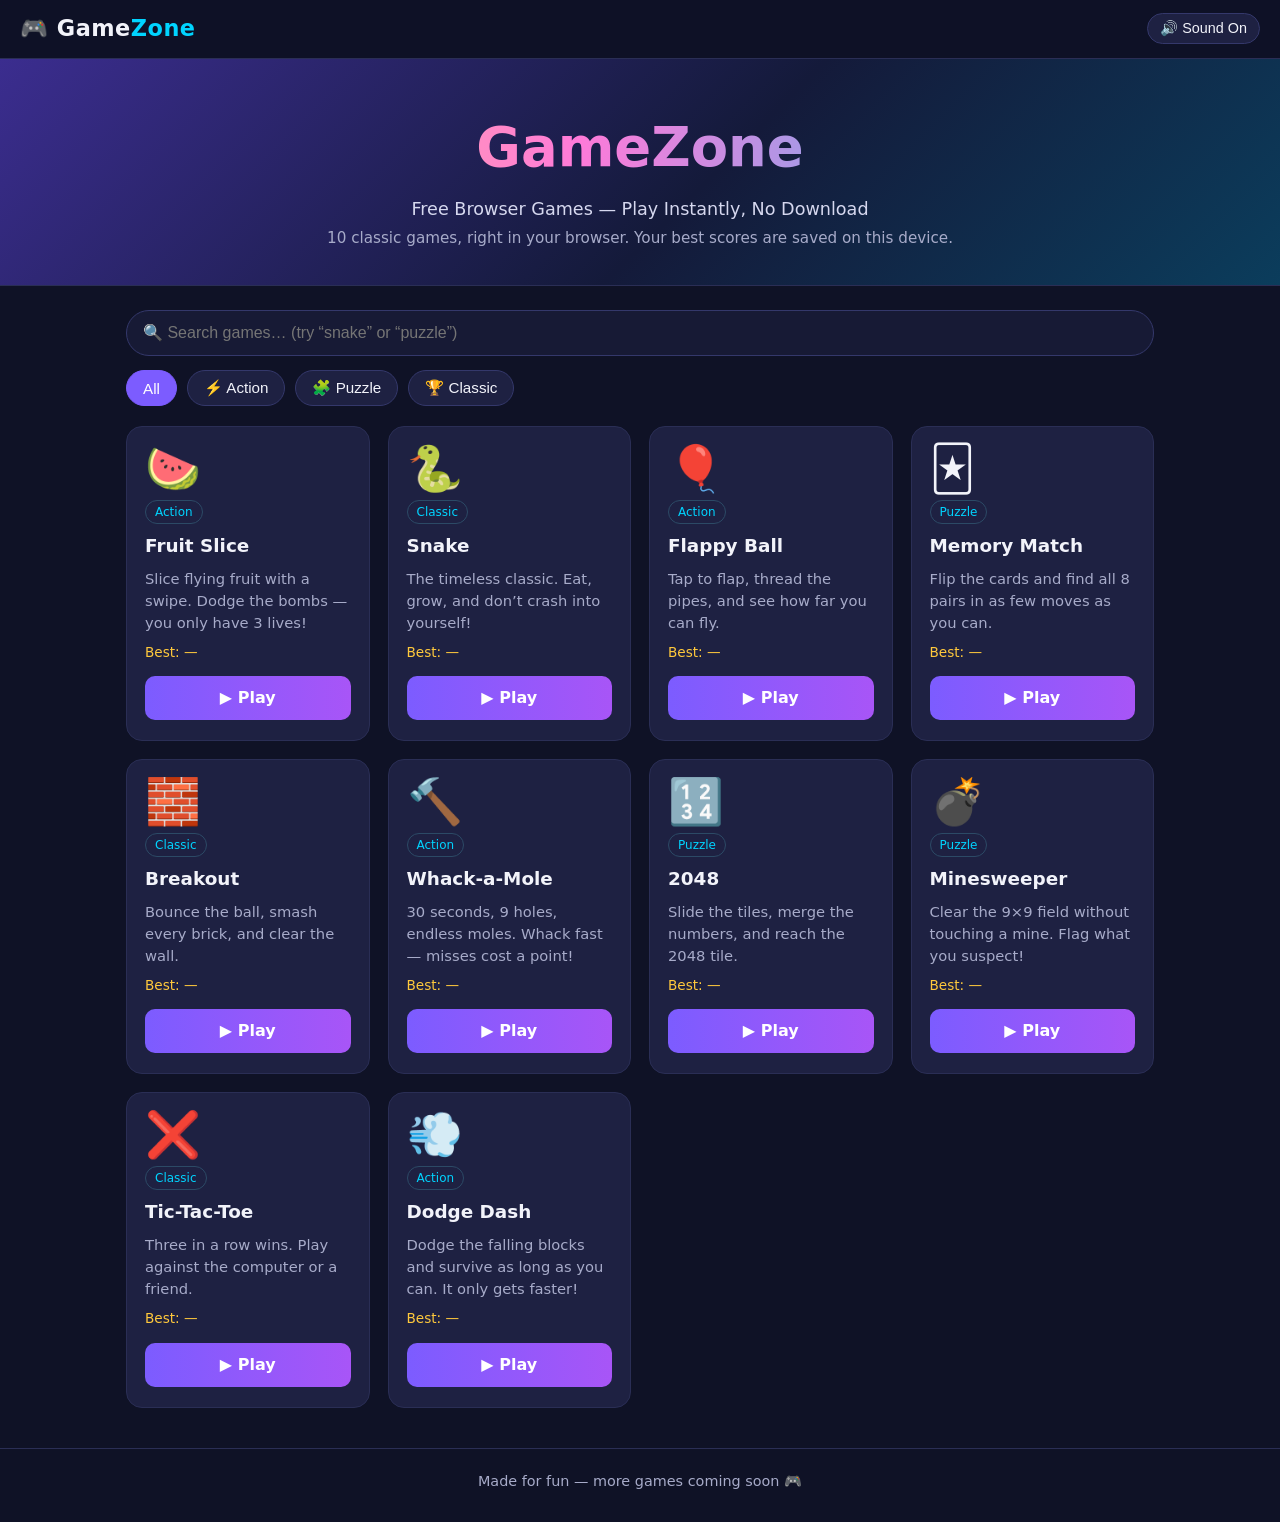
<file: index.html>
<!DOCTYPE html>
<html lang="en">
<head>
<meta charset="UTF-8">
<meta name="viewport" content="width=device-width, initial-scale=1.0">
<title>GameZone — Free Browser Games, Play Instantly</title>
<meta name="description" content="GameZone: 10 free browser games you can play instantly — Fruit Slice, Snake, Flappy Ball, Memory Match, Breakout, Whack-a-Mole, 2048, Minesweeper, Tic-Tac-Toe and Dodge Dash. No download, no sign-up.">
  <meta property="og:title" content="GameZone — Free Browser Games, Play Instantly">
  <meta property="og:description" content="10 free browser games you can play instantly — Fruit Slice, Snake, Flappy Ball, Memory Match, Breakout, Whack-a-Mole, 2048, Minesweeper, Tic-Tac-Toe and Dodge Dash. No download, no sign-up.">
  <meta property="og:type" content="website">
  <meta property="og:url" content="https://game-arcade-omega.vercel.app/">
<link rel="stylesheet" href="assets/style.css">
</head>
<body>

<header class="site-header">
  <a class="logo" href="index.html">🎮 Game<span>Zone</span></a>
  <div class="header-actions">
    <button class="sound-btn" type="button">🔊 Sound On</button>
  </div>
</header>

<section class="hero">
  <h1>GameZone</h1>
  <p>Free Browser Games — Play Instantly, No Download</p>
  <p class="sub">10 classic games, right in your browser. Your best scores are saved on this device.</p>
</section>

<!-- AdSense ready: ad slot goes here later (no ad code yet) -->

<div class="controls">
  <input id="search" class="search-box" type="search" placeholder="🔍 Search games… (try “snake” or “puzzle”)" aria-label="Search games">
  <div class="chips">
    <button class="chip active" type="button" data-cat="all">All</button>
    <button class="chip" type="button" data-cat="action">⚡ Action</button>
    <button class="chip" type="button" data-cat="puzzle">🧩 Puzzle</button>
    <button class="chip" type="button" data-cat="classic">🏆 Classic</button>
  </div>
</div>

<main class="grid" id="game-grid">

  <article class="card" data-name="Fruit Slice" data-desc="slice flying fruit, avoid bombs" data-cat="action">
    <div class="icon">🍉</div>
    <span class="tag">Action</span>
    <h2>Fruit Slice</h2>
    <p>Slice flying fruit with a swipe. Dodge the bombs — you only have 3 lives!</p>
    <span class="best" data-best="fruit-slice">Best: 0</span>
    <a class="play-btn" href="games/fruit-slice.html">▶ Play</a>
  </article>

  <article class="card" data-name="Snake" data-desc="classic snake eat food grow longer" data-cat="classic">
    <div class="icon">🐍</div>
    <span class="tag">Classic</span>
    <h2>Snake</h2>
    <p>The timeless classic. Eat, grow, and don’t crash into yourself!</p>
    <span class="best" data-best="snake">Best: 0</span>
    <a class="play-btn" href="games/snake.html">▶ Play</a>
  </article>

  <article class="card" data-name="Flappy Ball" data-desc="flap through pipes timing game" data-cat="action">
    <div class="icon">🎈</div>
    <span class="tag">Action</span>
    <h2>Flappy Ball</h2>
    <p>Tap to flap, thread the pipes, and see how far you can fly.</p>
    <span class="best" data-best="flappy">Best: 0</span>
    <a class="play-btn" href="games/flappy.html">▶ Play</a>
  </article>

  <article class="card" data-name="Memory Match" data-desc="flip cards find matching pairs" data-cat="puzzle">
    <div class="icon">🃏</div>
    <span class="tag">Puzzle</span>
    <h2>Memory Match</h2>
    <p>Flip the cards and find all 8 pairs in as few moves as you can.</p>
    <span class="best" data-best="memory" data-best-unit=" moves">Best: 0</span>
    <a class="play-btn" href="games/memory.html">▶ Play</a>
  </article>

  <article class="card" data-name="Breakout" data-desc="paddle ball bricks arcade" data-cat="classic">
    <div class="icon">🧱</div>
    <span class="tag">Classic</span>
    <h2>Breakout</h2>
    <p>Bounce the ball, smash every brick, and clear the wall.</p>
    <span class="best" data-best="breakout">Best: 0</span>
    <a class="play-btn" href="games/breakout.html">▶ Play</a>
  </article>

  <article class="card" data-name="Whack-a-Mole" data-desc="fast reflexes hit the moles" data-cat="action">
    <div class="icon">🔨</div>
    <span class="tag">Action</span>
    <h2>Whack-a-Mole</h2>
    <p>30 seconds, 9 holes, endless moles. Whack fast — misses cost a point!</p>
    <span class="best" data-best="whack">Best: 0</span>
    <a class="play-btn" href="games/whack.html">▶ Play</a>
  </article>

  <article class="card" data-name="2048" data-desc="slide tiles merge numbers puzzle" data-cat="puzzle">
    <div class="icon">🔢</div>
    <span class="tag">Puzzle</span>
    <h2>2048</h2>
    <p>Slide the tiles, merge the numbers, and reach the 2048 tile.</p>
    <span class="best" data-best="2048">Best: 0</span>
    <a class="play-btn" href="games/2048.html">▶ Play</a>
  </article>

  <article class="card" data-name="Minesweeper" data-desc="find mines logic puzzle flags" data-cat="puzzle">
    <div class="icon">💣</div>
    <span class="tag">Puzzle</span>
    <h2>Minesweeper</h2>
    <p>Clear the 9×9 field without touching a mine. Flag what you suspect!</p>
    <span class="best" data-best="minesweeper" data-best-unit="s">Best: 0</span>
    <a class="play-btn" href="games/minesweeper.html">▶ Play</a>
  </article>

  <article class="card" data-name="Tic-Tac-Toe" data-desc="noughts crosses vs computer friend" data-cat="classic">
    <div class="icon">❌</div>
    <span class="tag">Classic</span>
    <h2>Tic-Tac-Toe</h2>
    <p>Three in a row wins. Play against the computer or a friend.</p>
    <span class="best" data-best="tictactoe">Best: 0</span>
    <a class="play-btn" href="games/tictactoe.html">▶ Play</a>
  </article>

  <article class="card" data-name="Dodge Dash" data-desc="dodge falling obstacles endless" data-cat="action">
    <div class="icon">💨</div>
    <span class="tag">Action</span>
    <h2>Dodge Dash</h2>
    <p>Dodge the falling blocks and survive as long as you can. It only gets faster!</p>
    <span class="best" data-best="dodge">Best: 0</span>
    <a class="play-btn" href="games/dodge.html">▶ Play</a>
  </article>

</main>

<p class="no-results" id="no-results">No games match your search. Try another word!</p>

<footer class="site-footer">
  Made for fun — more games coming soon 🎮
</footer>

<script src="assets/shell.js"></script>
</body>
</html>
</file>
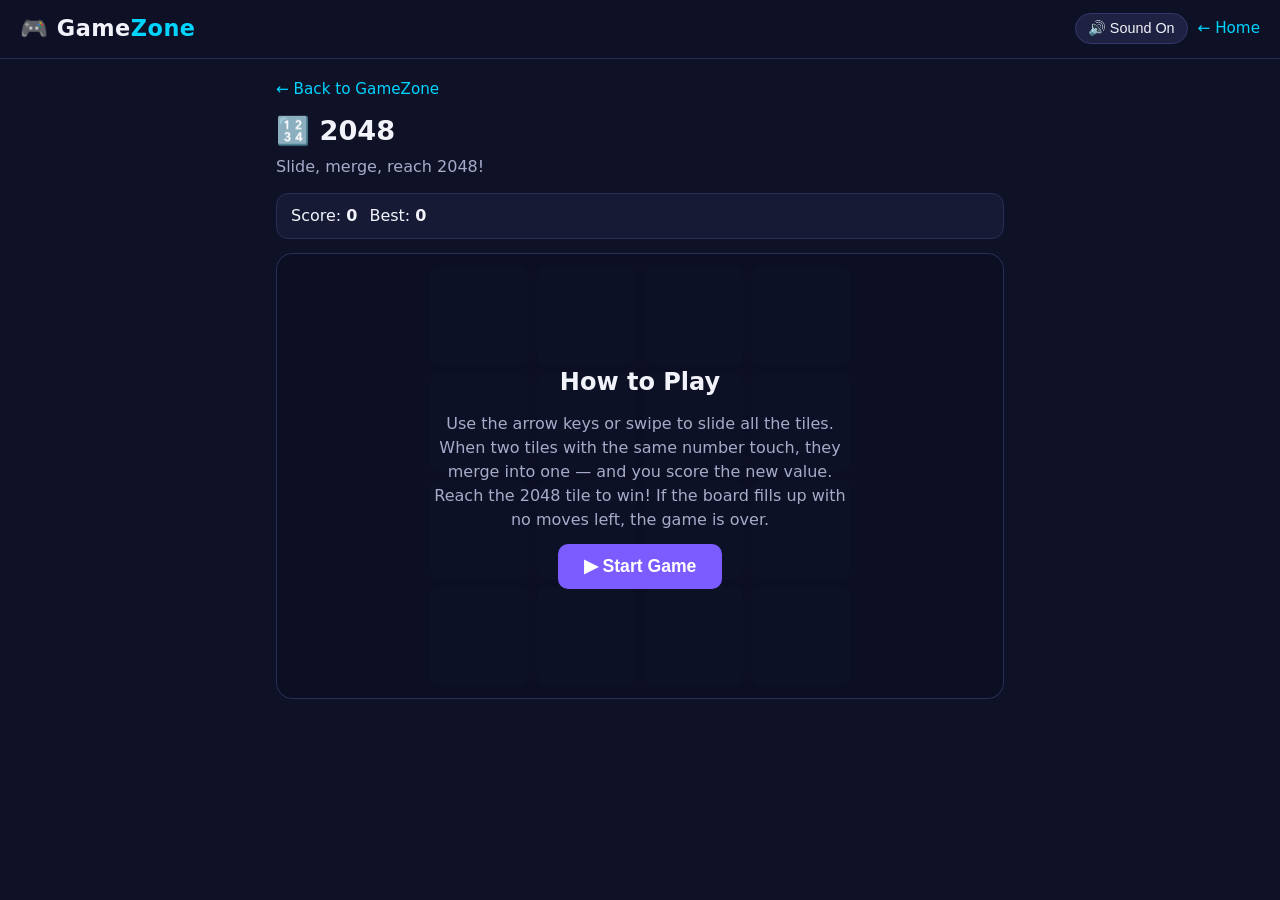
<file: games/2048.html>
<!DOCTYPE html>
<html lang="en">
<head>
<meta charset="UTF-8">
<meta name="viewport" content="width=device-width, initial-scale=1.0">
<title>2048 — GameZone</title>
<link rel="stylesheet" href="../assets/style.css">
</head>
<body>
<header class="site-header">
  <a class="logo" href="../index.html">🎮 Game<span>Zone</span></a>
  <div class="header-actions">
    <button class="sound-btn" type="button">🔊 Sound On</button>
    <a class="home-link" href="../index.html">← Home</a>
  </div>
</header>
<main class="game-page">
  <a class="back-link" href="../index.html">← Back to GameZone</a>
  <h1>🔢 2048</h1>
  <p class="tagline">Slide, merge, reach 2048!</p>
  <div class="hud">
    <span>Score: <b id="score">0</b></span>
    <span>Best: <b id="best">0</b></span>
  </div>
  <div class="game-area">
    <div class="t2048-grid" id="grid"></div>
    <div class="overlay" id="start-screen">
      <h2>How to Play</h2>
      <p>Use the arrow keys or swipe to slide all the tiles. When two tiles with the same number touch, they merge into one — and you score the new value. Reach the 2048 tile to win! If the board fills up with no moves left, the game is over.</p>
      <button class="btn big" id="start-btn" type="button">▶ Start Game</button>
    </div>
    <div class="overlay hidden" id="gameover-screen">
      <h2 id="end-title">Game Over</h2>
      <p class="score-line" id="final-score"></p>
      <p id="best-line"></p>
      <button class="btn big" id="again-btn" type="button">↻ Play Again</button>
      <a class="btn secondary" href="../index.html">← Back to GameZone</a>
    </div>
  </div>
</main>
<script src="../assets/shell.js"></script>
<script src="../assets/games/2048.js"></script>
</body>
</html>
</file>
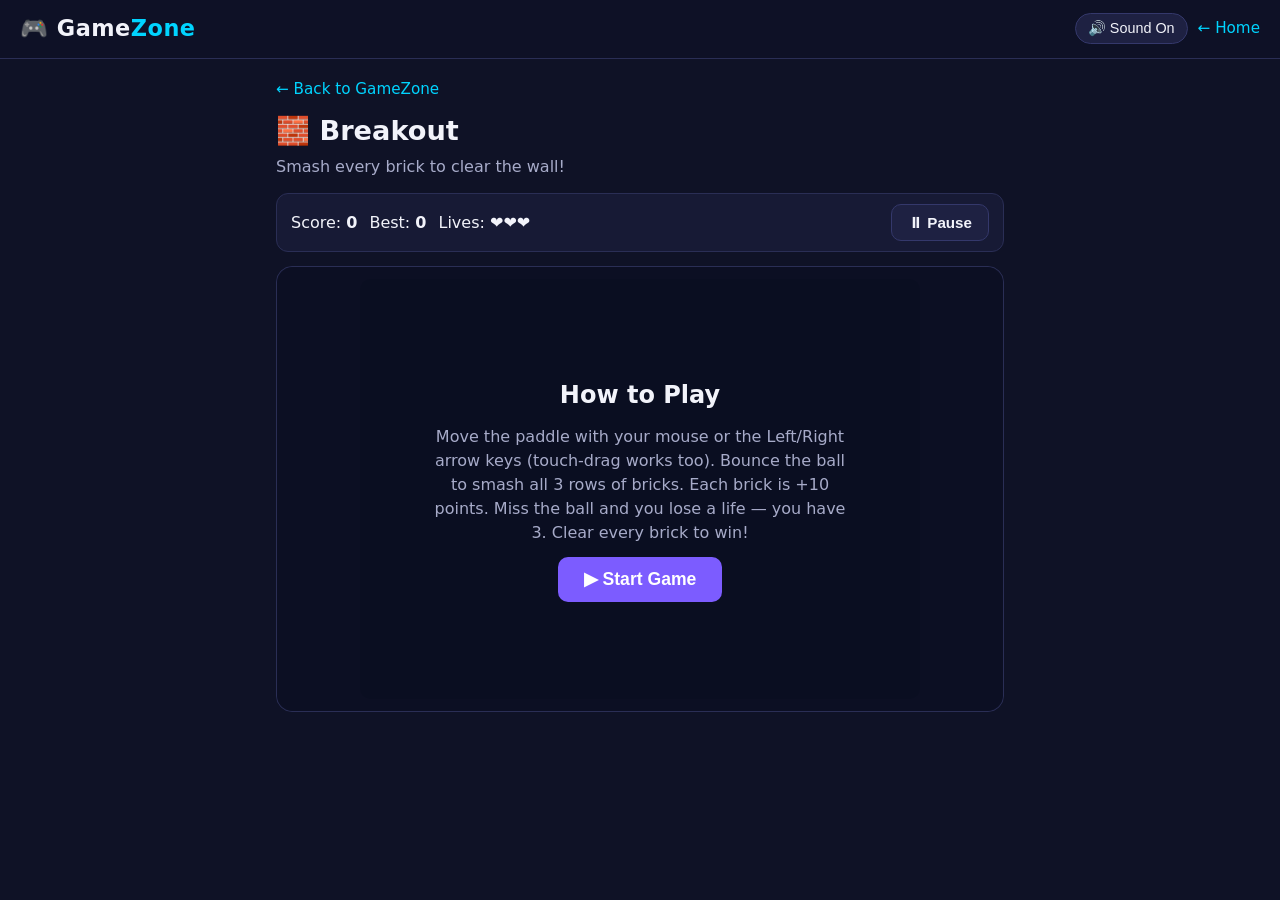
<file: games/breakout.html>
<!DOCTYPE html>
<html lang="en">
<head>
<meta charset="UTF-8">
<meta name="viewport" content="width=device-width, initial-scale=1.0">
<title>Breakout — GameZone</title>
<link rel="stylesheet" href="../assets/style.css">
</head>
<body>
<header class="site-header">
  <a class="logo" href="../index.html">🎮 Game<span>Zone</span></a>
  <div class="header-actions">
    <button class="sound-btn" type="button">🔊 Sound On</button>
    <a class="home-link" href="../index.html">← Home</a>
  </div>
</header>
<main class="game-page">
  <a class="back-link" href="../index.html">← Back to GameZone</a>
  <h1>🧱 Breakout</h1>
  <p class="tagline">Smash every brick to clear the wall!</p>
  <div class="hud">
    <span>Score: <b id="score">0</b></span>
    <span>Best: <b id="best">0</b></span>
    <span>Lives: <b id="lives">❤️❤️❤️</b></span>
    <span class="spacer"></span>
    <button class="btn secondary" id="pause-btn" type="button">⏸ Pause</button>
  </div>
  <div class="game-area">
    <canvas id="game" width="560" height="420"></canvas>
    <div class="overlay" id="start-screen">
      <h2>How to Play</h2>
      <p>Move the paddle with your mouse or the Left/Right arrow keys (touch-drag works too). Bounce the ball to smash all 3 rows of bricks. Each brick is +10 points. Miss the ball and you lose a life — you have 3. Clear every brick to win!</p>
      <button class="btn big" id="start-btn" type="button">▶ Start Game</button>
    </div>
    <div class="overlay hidden" id="gameover-screen">
      <h2 id="end-title">Game Over</h2>
      <p class="score-line" id="final-score"></p>
      <p id="best-line"></p>
      <button class="btn big" id="again-btn" type="button">↻ Play Again</button>
      <a class="btn secondary" href="../index.html">← Back to GameZone</a>
    </div>
  </div>
</main>
<script src="../assets/shell.js"></script>
<script src="../assets/games/breakout.js"></script>
</body>
</html>
</file>
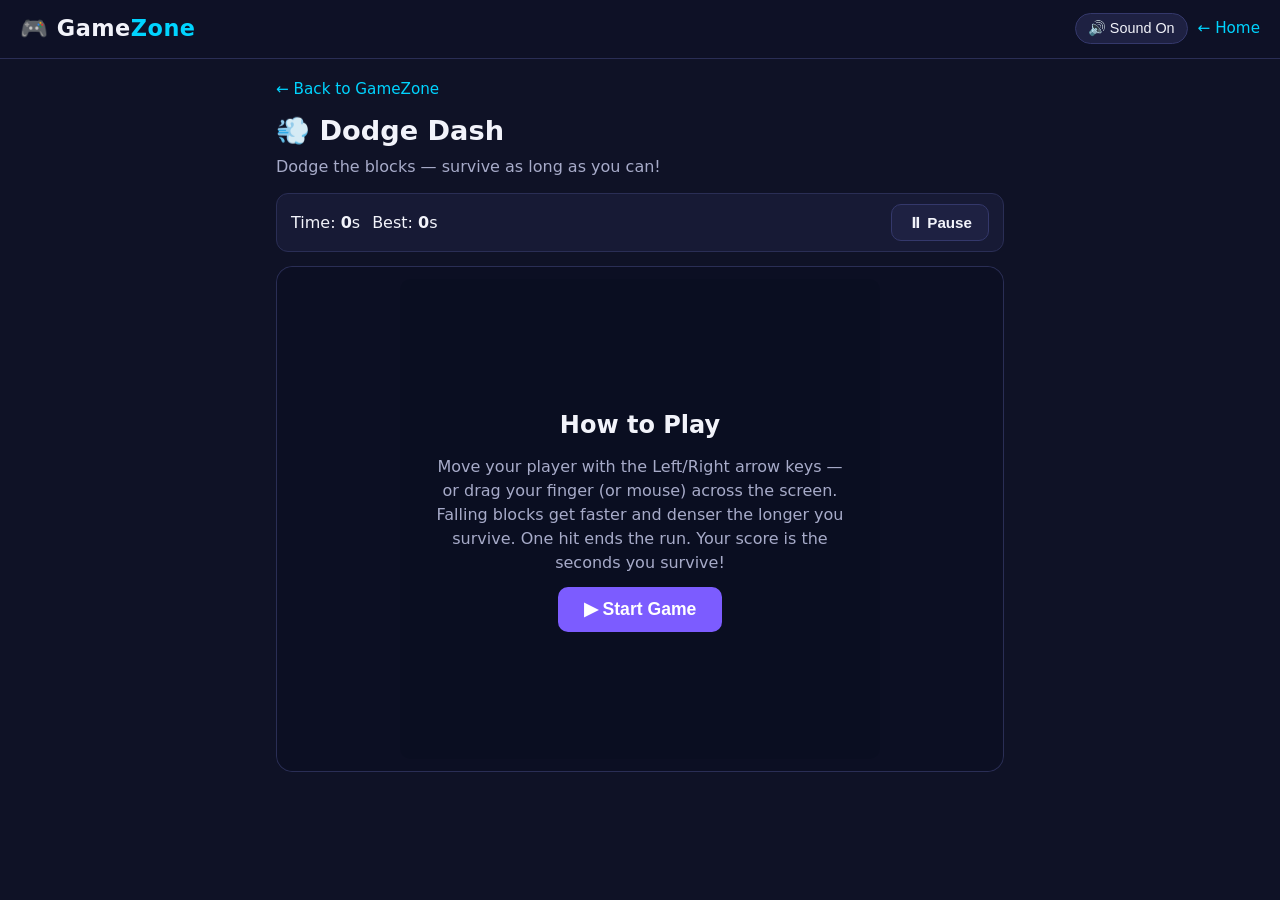
<file: games/dodge.html>
<!DOCTYPE html>
<html lang="en">
<head>
<meta charset="UTF-8">
<meta name="viewport" content="width=device-width, initial-scale=1.0">
<title>Dodge Dash — GameZone</title>
<link rel="stylesheet" href="../assets/style.css">
</head>
<body>
<header class="site-header">
  <a class="logo" href="../index.html">🎮 Game<span>Zone</span></a>
  <div class="header-actions">
    <button class="sound-btn" type="button">🔊 Sound On</button>
    <a class="home-link" href="../index.html">← Home</a>
  </div>
</header>
<main class="game-page">
  <a class="back-link" href="../index.html">← Back to GameZone</a>
  <h1>💨 Dodge Dash</h1>
  <p class="tagline">Dodge the blocks — survive as long as you can!</p>
  <div class="hud">
    <span>Time: <b id="score">0</b>s</span>
    <span>Best: <b id="best">0</b>s</span>
    <span class="spacer"></span>
    <button class="btn secondary" id="pause-btn" type="button">⏸ Pause</button>
  </div>
  <div class="game-area">
    <canvas id="game" width="480" height="480"></canvas>
    <div class="overlay" id="start-screen">
      <h2>How to Play</h2>
      <p>Move your player with the Left/Right arrow keys — or drag your finger (or mouse) across the screen. Falling blocks get faster and denser the longer you survive. One hit ends the run. Your score is the seconds you survive!</p>
      <button class="btn big" id="start-btn" type="button">▶ Start Game</button>
    </div>
    <div class="overlay hidden" id="gameover-screen">
      <h2>Game Over</h2>
      <p class="score-line" id="final-score"></p>
      <p id="best-line"></p>
      <button class="btn big" id="again-btn" type="button">↻ Play Again</button>
      <a class="btn secondary" href="../index.html">← Back to GameZone</a>
    </div>
  </div>
</main>
<script src="../assets/shell.js"></script>
<script src="../assets/games/dodge.js"></script>
</body>
</html>
</file>
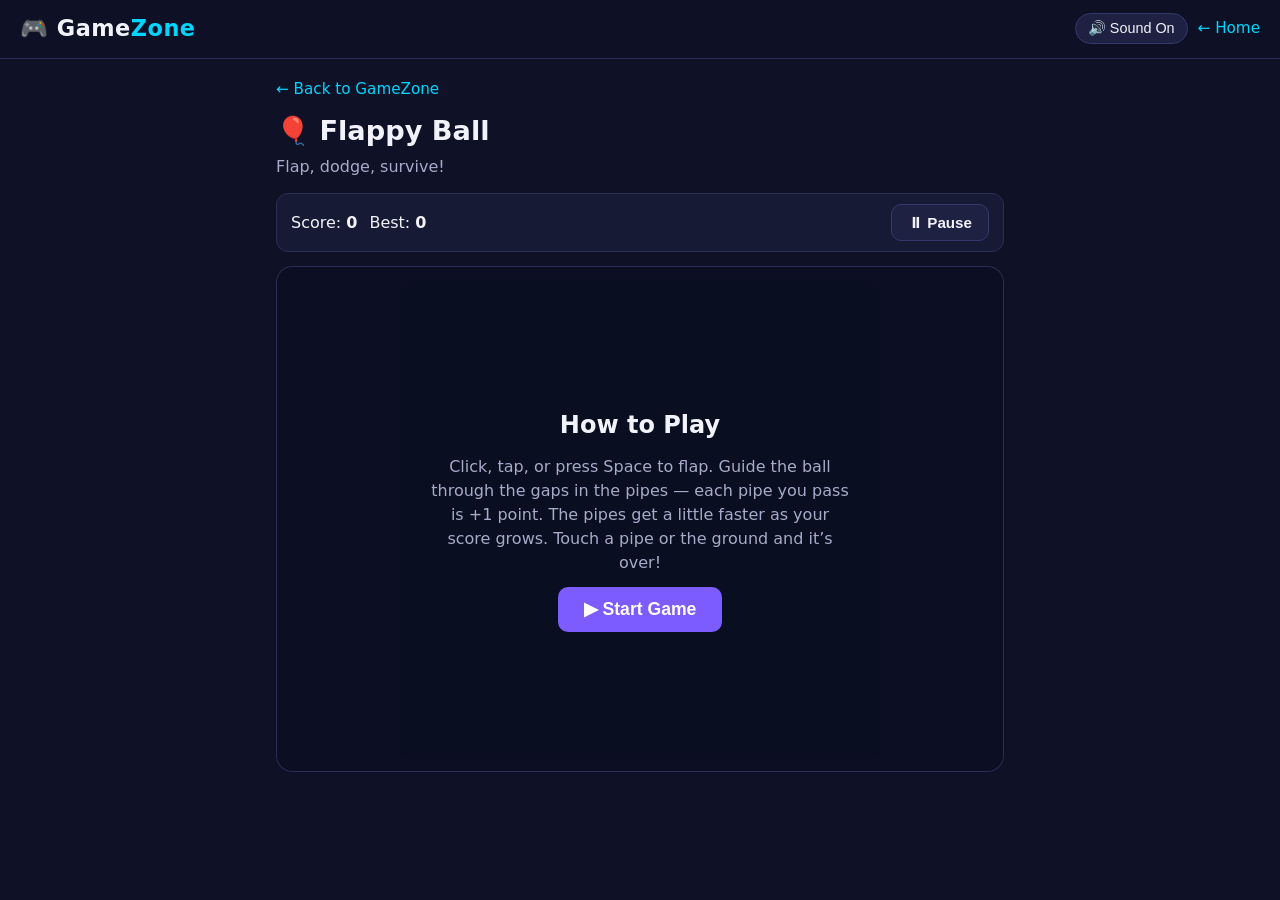
<file: games/flappy.html>
<!DOCTYPE html>
<html lang="en">
<head>
<meta charset="UTF-8">
<meta name="viewport" content="width=device-width, initial-scale=1.0">
<title>Flappy Ball — GameZone</title>
<link rel="stylesheet" href="../assets/style.css">
</head>
<body>
<header class="site-header">
  <a class="logo" href="../index.html">🎮 Game<span>Zone</span></a>
  <div class="header-actions">
    <button class="sound-btn" type="button">🔊 Sound On</button>
    <a class="home-link" href="../index.html">← Home</a>
  </div>
</header>
<main class="game-page">
  <a class="back-link" href="../index.html">← Back to GameZone</a>
  <h1>🎈 Flappy Ball</h1>
  <p class="tagline">Flap, dodge, survive!</p>
  <div class="hud">
    <span>Score: <b id="score">0</b></span>
    <span>Best: <b id="best">0</b></span>
    <span class="spacer"></span>
    <button class="btn secondary" id="pause-btn" type="button">⏸ Pause</button>
  </div>
  <div class="game-area">
    <canvas id="game" width="480" height="480"></canvas>
    <div class="overlay" id="start-screen">
      <h2>How to Play</h2>
      <p>Click, tap, or press Space to flap. Guide the ball through the gaps in the pipes — each pipe you pass is +1 point. The pipes get a little faster as your score grows. Touch a pipe or the ground and it’s over!</p>
      <button class="btn big" id="start-btn" type="button">▶ Start Game</button>
    </div>
    <div class="overlay hidden" id="gameover-screen">
      <h2>Game Over</h2>
      <p class="score-line" id="final-score"></p>
      <p id="best-line"></p>
      <button class="btn big" id="again-btn" type="button">↻ Play Again</button>
      <a class="btn secondary" href="../index.html">← Back to GameZone</a>
    </div>
  </div>
</main>
<script src="../assets/shell.js"></script>
<script src="../assets/games/flappy.js"></script>
</body>
</html>
</file>
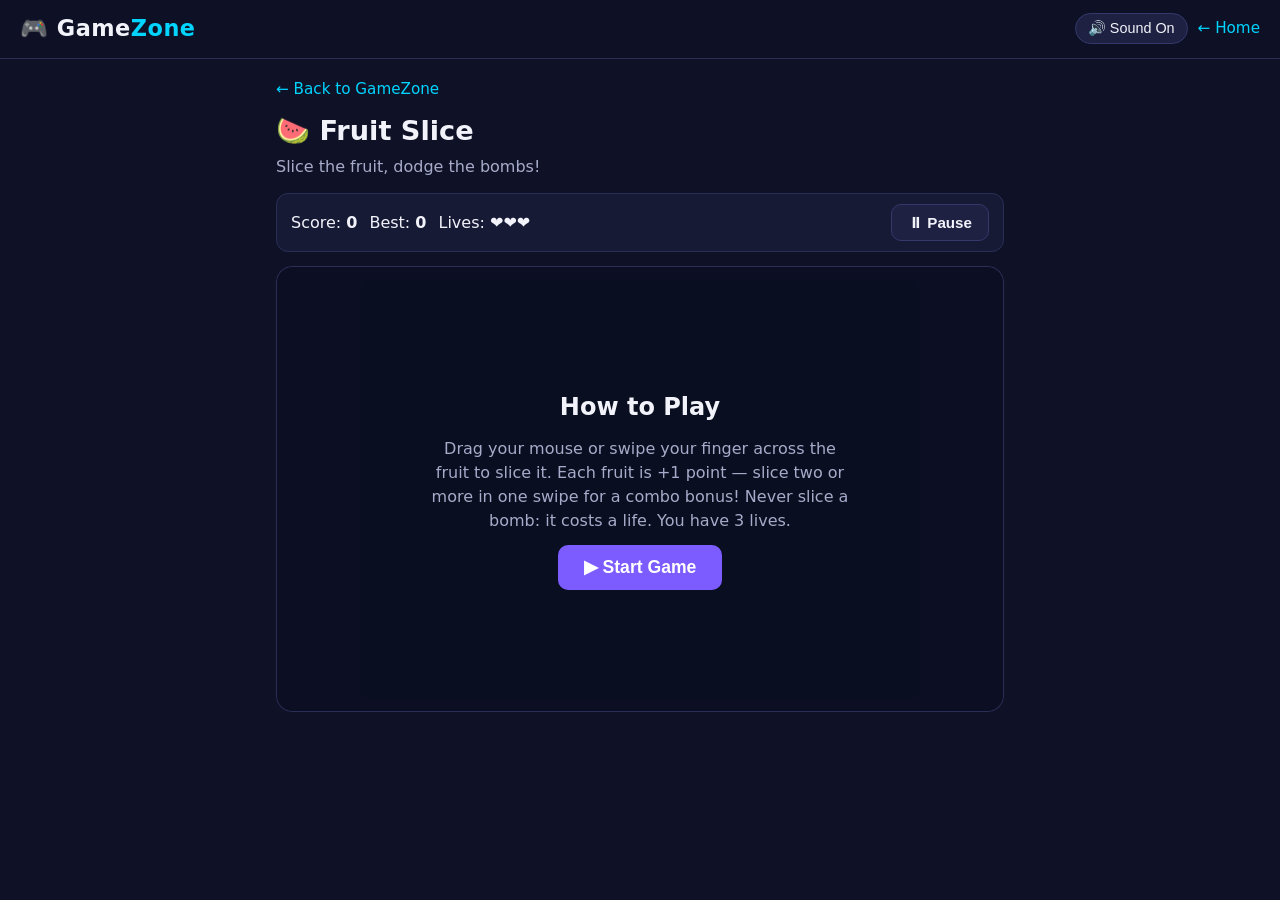
<file: games/fruit-slice.html>
<!DOCTYPE html>
<html lang="en">
<head>
<meta charset="UTF-8">
<meta name="viewport" content="width=device-width, initial-scale=1.0">
<title>Fruit Slice — GameZone</title>
<link rel="stylesheet" href="../assets/style.css">
</head>
<body>
<header class="site-header">
  <a class="logo" href="../index.html">🎮 Game<span>Zone</span></a>
  <div class="header-actions">
    <button class="sound-btn" type="button">🔊 Sound On</button>
    <a class="home-link" href="../index.html">← Home</a>
  </div>
</header>
<main class="game-page">
  <a class="back-link" href="../index.html">← Back to GameZone</a>
  <h1>🍉 Fruit Slice</h1>
  <p class="tagline">Slice the fruit, dodge the bombs!</p>
  <div class="hud">
    <span>Score: <b id="score">0</b></span>
    <span>Best: <b id="best">0</b></span>
    <span>Lives: <b id="lives">❤️❤️❤️</b></span>
    <span class="spacer"></span>
    <button class="btn secondary" id="pause-btn" type="button">⏸ Pause</button>
  </div>
  <div class="game-area">
    <canvas id="game" width="560" height="420"></canvas>
    <div class="overlay" id="start-screen">
      <h2>How to Play</h2>
      <p>Drag your mouse or swipe your finger across the fruit to slice it. Each fruit is +1 point — slice two or more in one swipe for a combo bonus! Never slice a bomb: it costs a life. You have 3 lives.</p>
      <button class="btn big" id="start-btn" type="button">▶ Start Game</button>
    </div>
    <div class="overlay hidden" id="gameover-screen">
      <h2>Game Over</h2>
      <p class="score-line" id="final-score"></p>
      <p id="best-line"></p>
      <button class="btn big" id="again-btn" type="button">↻ Play Again</button>
      <a class="btn secondary" href="../index.html">← Back to GameZone</a>
    </div>
  </div>
</main>
<script src="../assets/shell.js"></script>
<script src="../assets/games/fruit-slice.js"></script>
</body>
</html>
</file>
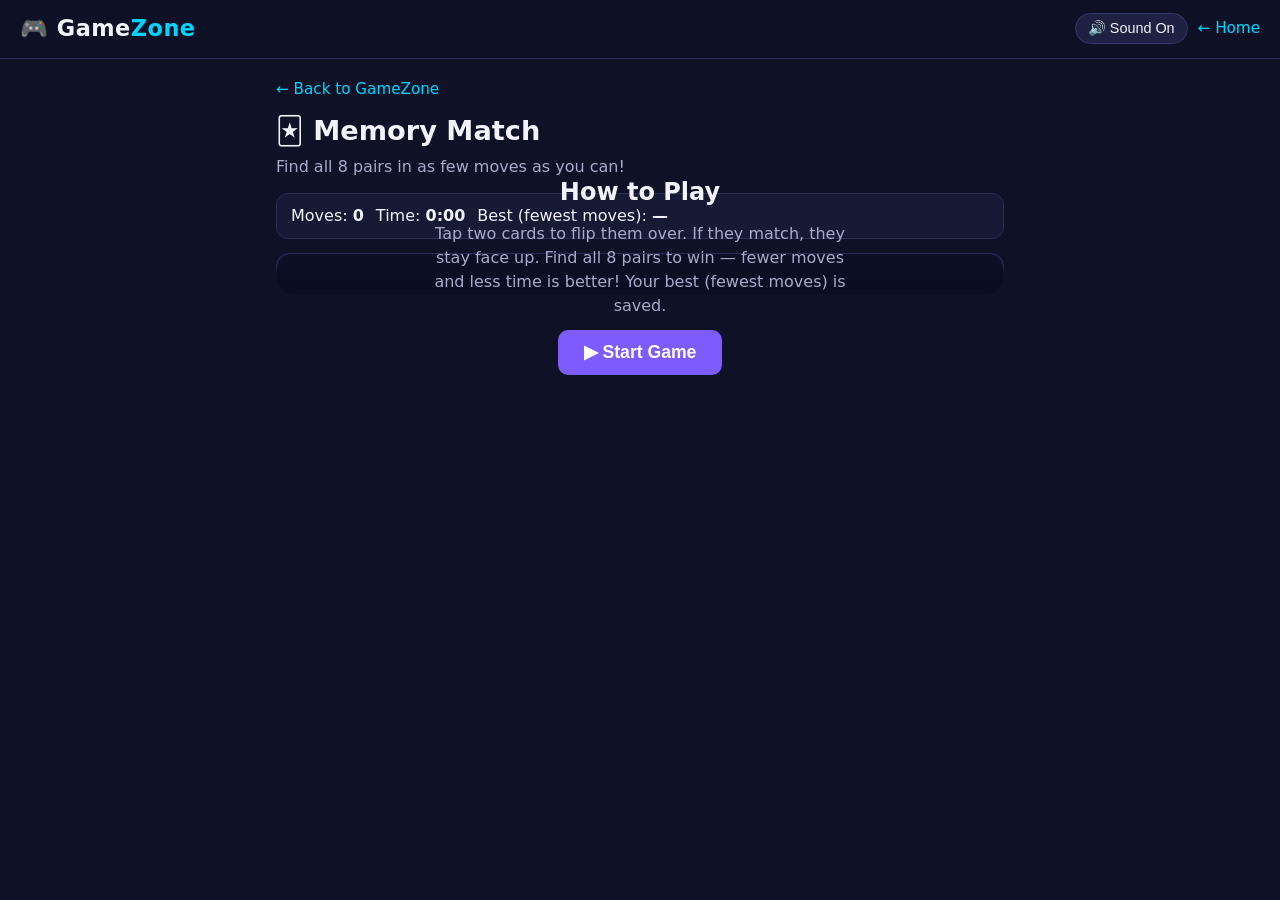
<file: games/memory.html>
<!DOCTYPE html>
<html lang="en">
<head>
<meta charset="UTF-8">
<meta name="viewport" content="width=device-width, initial-scale=1.0">
<title>Memory Match — GameZone</title>
<link rel="stylesheet" href="../assets/style.css">
</head>
<body>
<header class="site-header">
  <a class="logo" href="../index.html">🎮 Game<span>Zone</span></a>
  <div class="header-actions">
    <button class="sound-btn" type="button">🔊 Sound On</button>
    <a class="home-link" href="../index.html">← Home</a>
  </div>
</header>
<main class="game-page">
  <a class="back-link" href="../index.html">← Back to GameZone</a>
  <h1>🃏 Memory Match</h1>
  <p class="tagline">Find all 8 pairs in as few moves as you can!</p>
  <div class="hud">
    <span>Moves: <b id="moves">0</b></span>
    <span>Time: <b id="time">0:00</b></span>
    <span>Best (fewest moves): <b id="best">—</b></span>
  </div>
  <div class="game-area">
    <div class="memory-grid" id="grid"></div>
    <div class="overlay" id="start-screen">
      <h2>How to Play</h2>
      <p>Tap two cards to flip them over. If they match, they stay face up. Find all 8 pairs to win — fewer moves and less time is better! Your best (fewest moves) is saved.</p>
      <button class="btn big" id="start-btn" type="button">▶ Start Game</button>
    </div>
    <div class="overlay hidden" id="gameover-screen">
      <h2>🎉 You Win!</h2>
      <p class="score-line" id="final-score"></p>
      <p id="best-line"></p>
      <button class="btn big" id="again-btn" type="button">↻ Play Again</button>
      <a class="btn secondary" href="../index.html">← Back to GameZone</a>
    </div>
  </div>
</main>
<script src="../assets/shell.js"></script>
<script src="../assets/games/memory.js"></script>
</body>
</html>
</file>
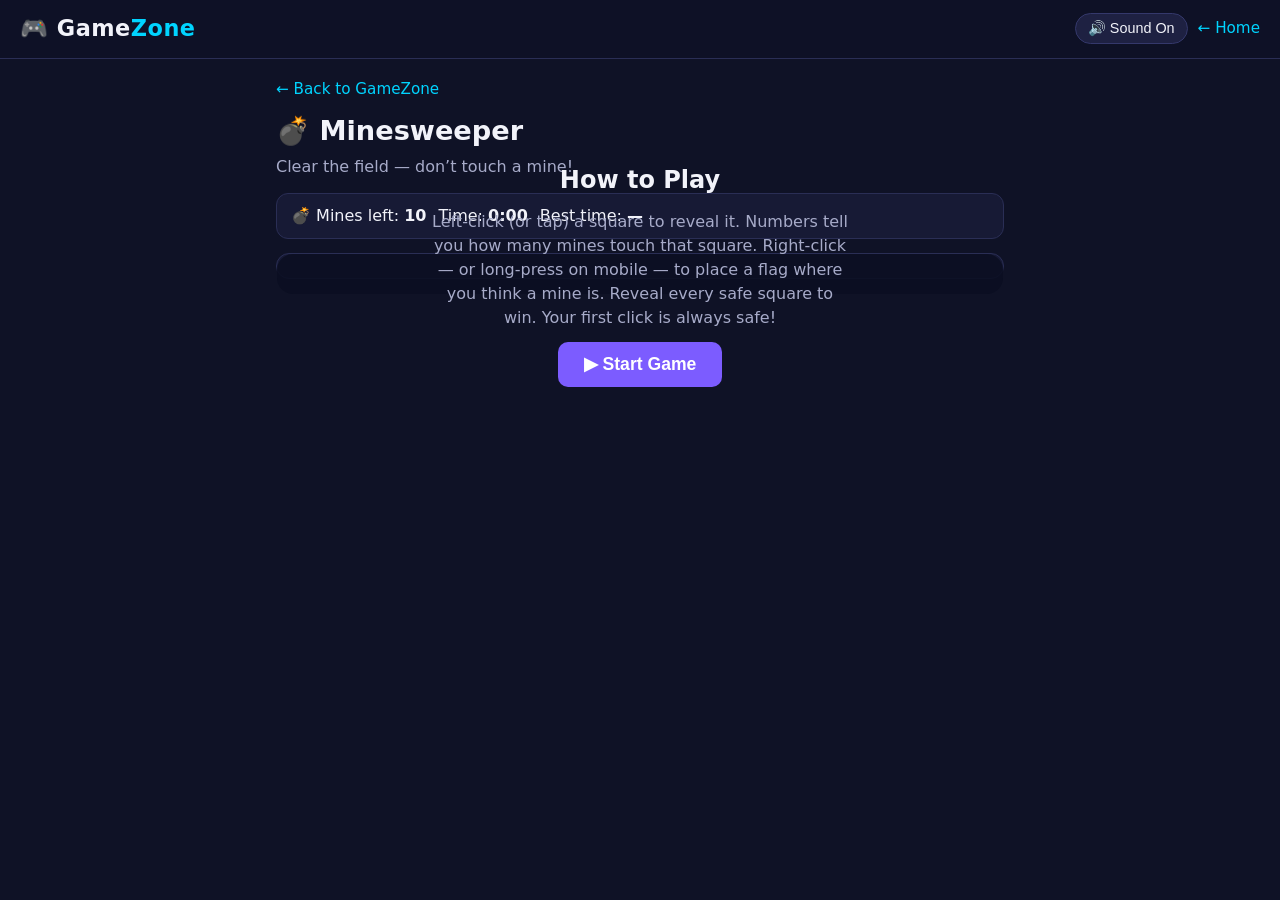
<file: games/minesweeper.html>
<!DOCTYPE html>
<html lang="en">
<head>
<meta charset="UTF-8">
<meta name="viewport" content="width=device-width, initial-scale=1.0">
<title>Minesweeper — GameZone</title>
<link rel="stylesheet" href="../assets/style.css">
</head>
<body>
<header class="site-header">
  <a class="logo" href="../index.html">🎮 Game<span>Zone</span></a>
  <div class="header-actions">
    <button class="sound-btn" type="button">🔊 Sound On</button>
    <a class="home-link" href="../index.html">← Home</a>
  </div>
</header>
<main class="game-page">
  <a class="back-link" href="../index.html">← Back to GameZone</a>
  <h1>💣 Minesweeper</h1>
  <p class="tagline">Clear the field — don’t touch a mine!</p>
  <div class="hud">
    <span>💣 Mines left: <b id="mines">10</b></span>
    <span>Time: <b id="time">0:00</b></span>
    <span>Best time: <b id="best">—</b></span>
  </div>
  <div class="game-area">
    <div class="ms-grid" id="grid"></div>
    <div class="overlay" id="start-screen">
      <h2>How to Play</h2>
      <p>Left-click (or tap) a square to reveal it. Numbers tell you how many mines touch that square. Right-click — or long-press on mobile — to place a flag where you think a mine is. Reveal every safe square to win. Your first click is always safe!</p>
      <button class="btn big" id="start-btn" type="button">▶ Start Game</button>
    </div>
    <div class="overlay hidden" id="gameover-screen">
      <h2 id="end-title">Boom!</h2>
      <p class="score-line" id="final-score"></p>
      <p id="best-line"></p>
      <button class="btn big" id="again-btn" type="button">↻ Play Again</button>
      <a class="btn secondary" href="../index.html">← Back to GameZone</a>
    </div>
  </div>
</main>
<script src="../assets/shell.js"></script>
<script src="../assets/games/minesweeper.js"></script>
</body>
</html>
</file>
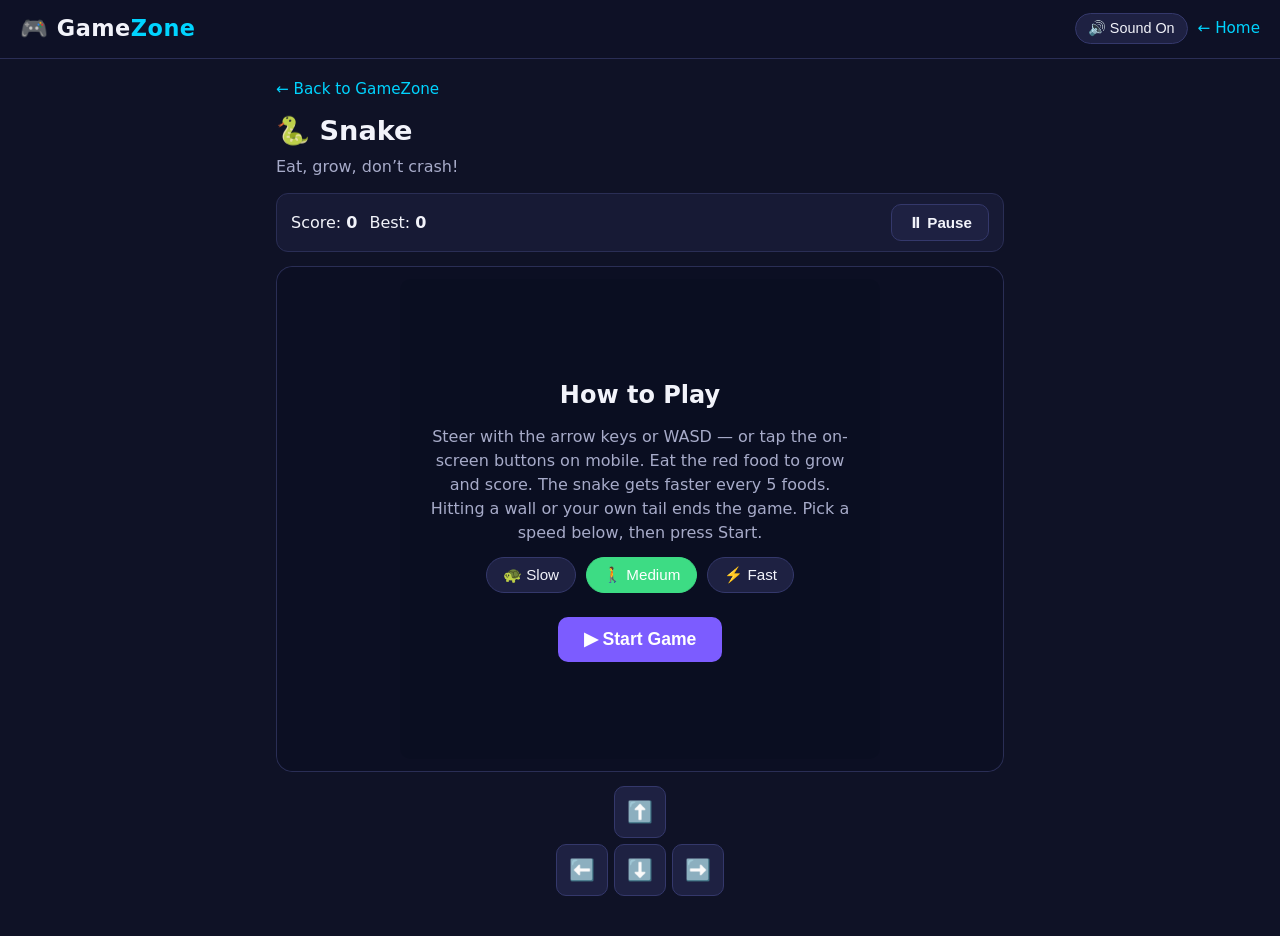
<file: games/snake.html>
<!DOCTYPE html>
<html lang="en">
<head>
<meta charset="UTF-8">
<meta name="viewport" content="width=device-width, initial-scale=1.0">
<title>Snake — GameZone</title>
<link rel="stylesheet" href="../assets/style.css">
</head>
<body>
<header class="site-header">
  <a class="logo" href="../index.html">🎮 Game<span>Zone</span></a>
  <div class="header-actions">
    <button class="sound-btn" type="button">🔊 Sound On</button>
    <a class="home-link" href="../index.html">← Home</a>
  </div>
</header>
<main class="game-page">
  <a class="back-link" href="../index.html">← Back to GameZone</a>
  <h1>🐍 Snake</h1>
  <p class="tagline">Eat, grow, don’t crash!</p>
  <div class="hud">
    <span>Score: <b id="score">0</b></span>
    <span>Best: <b id="best">0</b></span>
    <span class="spacer"></span>
    <button class="btn secondary" id="pause-btn" type="button">⏸ Pause</button>
  </div>
  <div class="game-area">
    <canvas id="game" width="480" height="480"></canvas>
    <div class="overlay" id="start-screen">
      <h2>How to Play</h2>
      <p>Steer with the arrow keys or WASD — or tap the on-screen buttons on mobile. Eat the red food to grow and score. The snake gets faster every 5 foods. Hitting a wall or your own tail ends the game. Pick a speed below, then press Start.</p>
      <div class="mode-row" id="speed-picker">
        <button class="chip" data-speed="slow" type="button">🐢 Slow</button>
        <button class="chip active" data-speed="medium" type="button">🚶 Medium</button>
        <button class="chip" data-speed="fast" type="button">⚡ Fast</button>
      </div>
      <button class="btn big" id="start-btn" type="button">▶ Start Game</button>
    </div>
    <div class="overlay hidden" id="gameover-screen">
      <h2>Game Over</h2>
      <p class="score-line" id="final-score"></p>
      <p id="best-line"></p>
      <button class="btn big" id="again-btn" type="button">↻ Play Again</button>
      <a class="btn secondary" href="../index.html">← Back to GameZone</a>
    </div>
  </div>
  <div class="dpad" id="dpad">
    <span class="empty"></span>
    <button type="button" data-dir="up" aria-label="Up">⬆️</button>
    <span class="empty"></span>
    <button type="button" data-dir="left" aria-label="Left">⬅️</button>
    <button type="button" data-dir="down" aria-label="Down">⬇️</button>
    <button type="button" data-dir="right" aria-label="Right">➡️</button>
  </div>
</main>
<script src="../assets/shell.js"></script>
<script src="../assets/games/snake.js"></script>
</body>
</html>
</file>
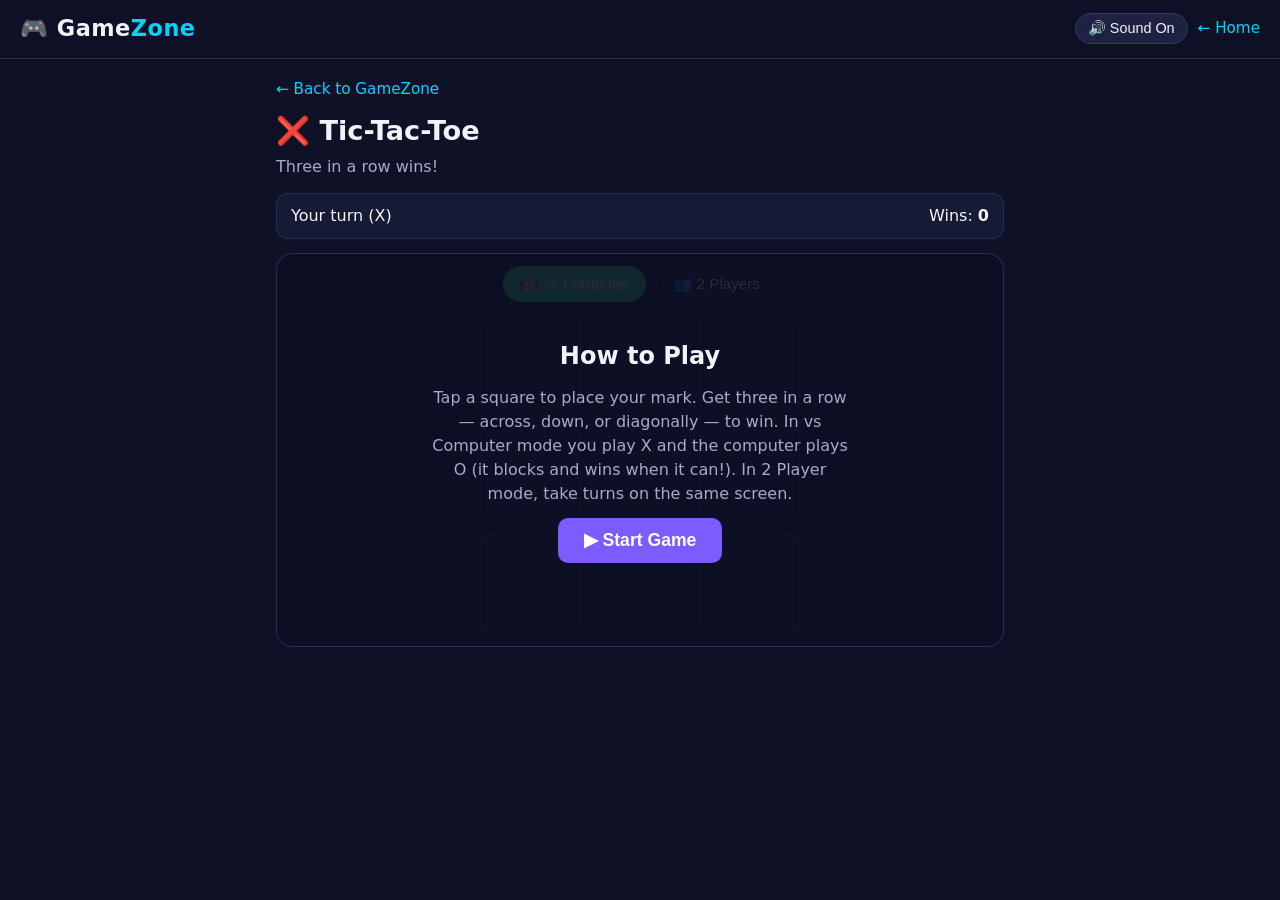
<file: games/tictactoe.html>
<!DOCTYPE html>
<html lang="en">
<head>
<meta charset="UTF-8">
<meta name="viewport" content="width=device-width, initial-scale=1.0">
<title>Tic-Tac-Toe — GameZone</title>
<link rel="stylesheet" href="../assets/style.css">
</head>
<body>
<header class="site-header">
  <a class="logo" href="../index.html">🎮 Game<span>Zone</span></a>
  <div class="header-actions">
    <button class="sound-btn" type="button">🔊 Sound On</button>
    <a class="home-link" href="../index.html">← Home</a>
  </div>
</header>
<main class="game-page">
  <a class="back-link" href="../index.html">← Back to GameZone</a>
  <h1>❌ Tic-Tac-Toe</h1>
  <p class="tagline">Three in a row wins!</p>
  <div class="hud">
    <span id="status">Your turn (X)</span>
    <span class="spacer"></span>
    <span>Wins: <b id="score">0</b></span>
  </div>
  <div class="game-area">
    <div class="mode-row">
      <button class="chip active" type="button" id="mode-cpu">🤖 vs Computer</button>
      <button class="chip" type="button" id="mode-2p">👥 2 Players</button>
    </div>
    <div class="ttt-grid" id="grid"></div>
    <div class="overlay" id="start-screen">
      <h2>How to Play</h2>
      <p>Tap a square to place your mark. Get three in a row — across, down, or diagonally — to win. In vs Computer mode you play X and the computer plays O (it blocks and wins when it can!). In 2 Player mode, take turns on the same screen.</p>
      <button class="btn big" id="start-btn" type="button">▶ Start Game</button>
    </div>
    <div class="overlay hidden" id="gameover-screen">
      <h2 id="end-title">You Win!</h2>
      <p class="score-line" id="final-score"></p>
      <p id="best-line"></p>
      <button class="btn big" id="again-btn" type="button">↻ Play Again</button>
      <a class="btn secondary" href="../index.html">← Back to GameZone</a>
    </div>
  </div>
</main>
<script src="../assets/shell.js"></script>
<script src="../assets/games/tictactoe.js"></script>
</body>
</html>
</file>
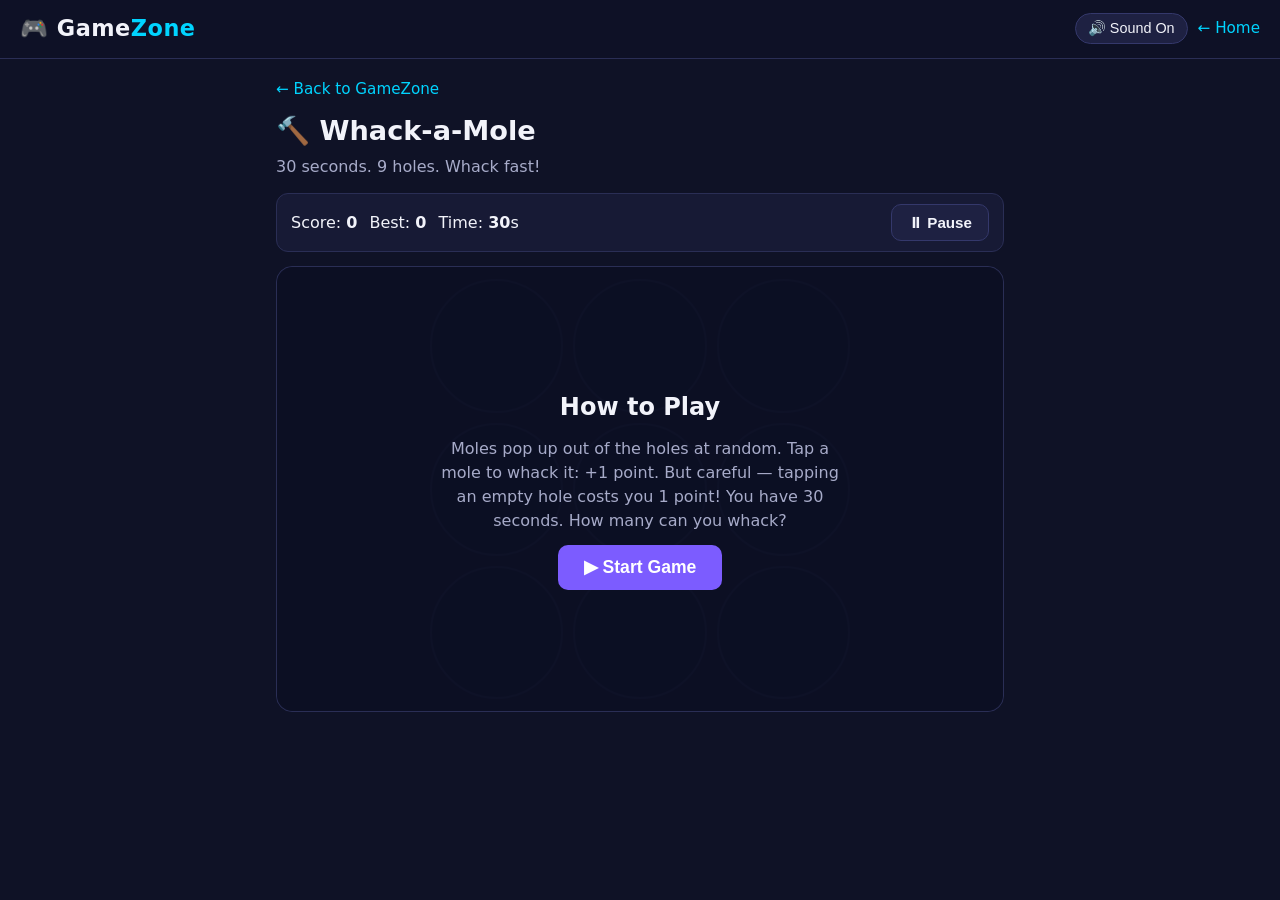
<file: games/whack.html>
<!DOCTYPE html>
<html lang="en">
<head>
<meta charset="UTF-8">
<meta name="viewport" content="width=device-width, initial-scale=1.0">
<title>Whack-a-Mole — GameZone</title>
<link rel="stylesheet" href="../assets/style.css">
</head>
<body>
<header class="site-header">
  <a class="logo" href="../index.html">🎮 Game<span>Zone</span></a>
  <div class="header-actions">
    <button class="sound-btn" type="button">🔊 Sound On</button>
    <a class="home-link" href="../index.html">← Home</a>
  </div>
</header>
<main class="game-page">
  <a class="back-link" href="../index.html">← Back to GameZone</a>
  <h1>🔨 Whack-a-Mole</h1>
  <p class="tagline">30 seconds. 9 holes. Whack fast!</p>
  <div class="hud">
    <span>Score: <b id="score">0</b></span>
    <span>Best: <b id="best">0</b></span>
    <span>Time: <b id="time">30</b>s</span>
    <span class="spacer"></span>
    <button class="btn secondary" id="pause-btn" type="button">⏸ Pause</button>
  </div>
  <div class="game-area">
    <div class="whack-grid" id="grid"></div>
    <div class="overlay" id="start-screen">
      <h2>How to Play</h2>
      <p>Moles pop up out of the holes at random. Tap a mole to whack it: +1 point. But careful — tapping an empty hole costs you 1 point! You have 30 seconds. How many can you whack?</p>
      <button class="btn big" id="start-btn" type="button">▶ Start Game</button>
    </div>
    <div class="overlay hidden" id="gameover-screen">
      <h2>Time’s Up!</h2>
      <p class="score-line" id="final-score"></p>
      <p id="best-line"></p>
      <button class="btn big" id="again-btn" type="button">↻ Play Again</button>
      <a class="btn secondary" href="../index.html">← Back to GameZone</a>
    </div>
  </div>
</main>
<script src="../assets/shell.js"></script>
<script src="../assets/games/whack.js"></script>
</body>
</html>
</file>
<file: assets/style.css>
/* GameZone — shared stylesheet (dark theme, mobile responsive) */
:root {
  --bg: #0f1226;
  --bg2: #171a35;
  --card: #1e2142;
  --card-hover: #262a52;
  --text: #f2f3fa;
  --muted: #a7abc9;
  --accent: #7c5cff;
  --accent2: #00d4ff;
  --gold: #ffc93c;
  --danger: #ff5c7a;
  --green: #3ddc84;
  --radius: 16px;
}
* { box-sizing: border-box; margin: 0; padding: 0; }
body {
  font-family: "Segoe UI", system-ui, -apple-system, Arial, sans-serif;
  background: var(--bg);
  color: var(--text);
  min-height: 100vh;
  line-height: 1.5;
}
a { color: var(--accent2); text-decoration: none; }
a:hover { text-decoration: underline; }

/* ---------- Sticky header ---------- */
.site-header {
  position: sticky; top: 0; z-index: 50;
  display: flex; align-items: center; justify-content: space-between;
  padding: 12px 20px;
  background: rgba(15, 18, 38, 0.92);
  backdrop-filter: blur(6px);
  border-bottom: 1px solid #2a2e55;
}
.logo { font-size: 1.4rem; font-weight: 800; letter-spacing: 0.5px; color: var(--text); }
.logo span { color: var(--accent2); }
.logo:hover { text-decoration: none; }
.header-actions { display: flex; gap: 10px; align-items: center; }
.sound-btn {
  background: var(--card); color: var(--text);
  border: 1px solid #34386b; border-radius: 999px;
  padding: 6px 12px; font-size: 0.9rem; cursor: pointer;
}
.sound-btn:hover { background: var(--card-hover); }
.home-link { font-size: 0.95rem; }

/* ---------- Hero ---------- */
.hero {
  text-align: center;
  padding: 48px 20px 36px;
  background: linear-gradient(135deg, #3b2d8f 0%, #141a3a 55%, #0b3d5c 100%);
  border-bottom: 1px solid #2a2e55;
}
.hero h1 {
  font-size: clamp(2.2rem, 6vw, 3.4rem);
  font-weight: 900;
  background: linear-gradient(90deg, #ffd76a, #ff7ad9 45%, #00d4ff);
  -webkit-background-clip: text; background-clip: text; color: transparent;
}
.hero p { color: #d6d8ef; margin-top: 8px; font-size: 1.1rem; }
.hero .sub { color: var(--muted); font-size: 0.95rem; margin-top: 4px; }

/* ---------- Search + chips ---------- */
.controls { max-width: 1060px; margin: 24px auto 0; padding: 0 16px; }
.search-box {
  width: 100%; padding: 13px 16px; font-size: 1rem;
  border-radius: 999px; border: 1px solid #34386b;
  background: var(--bg2); color: var(--text); outline: none;
}
.search-box:focus { border-color: var(--accent2); }
.chips { display: flex; gap: 10px; flex-wrap: wrap; margin-top: 14px; }
.chip {
  border: 1px solid #34386b; background: var(--card); color: var(--text);
  padding: 8px 16px; border-radius: 999px; cursor: pointer; font-size: 0.95rem;
}
.chip:hover { background: var(--card-hover); }
.chip.active { background: var(--accent); border-color: var(--accent); color: #fff; }
.no-results { text-align: center; color: var(--muted); padding: 30px 0; display: none; }

/* ---------- Game grid / cards ---------- */
.grid {
  max-width: 1060px; margin: 20px auto 40px; padding: 0 16px;
  display: grid; grid-template-columns: repeat(auto-fill, minmax(220px, 1fr)); gap: 18px;
}
.card {
  background: var(--card); border: 1px solid #2a2e55; border-radius: var(--radius);
  padding: 20px 18px; display: flex; flex-direction: column; gap: 8px;
  transition: transform 0.15s ease, background 0.15s ease;
}
.card:hover { transform: translateY(-4px); background: var(--card-hover); }
.card .icon { font-size: 2.8rem; line-height: 1; }
.card h2 { font-size: 1.15rem; }
.card p { color: var(--muted); font-size: 0.92rem; flex: 1; }
.card .best { font-size: 0.85rem; color: var(--gold); }
.card .tag {
  display: inline-block; font-size: 0.75rem; color: var(--accent2);
  border: 1px solid #2c4a66; border-radius: 999px; padding: 2px 9px; width: fit-content;
}
.play-btn {
  display: inline-block; text-align: center; margin-top: 6px;
  background: linear-gradient(90deg, var(--accent), #a855f7);
  color: #fff; font-weight: 700; padding: 10px 14px; border-radius: 10px;
}
.play-btn:hover { text-decoration: none; filter: brightness(1.12); }

/* ---------- Footer ---------- */
.site-footer {
  text-align: center; color: var(--muted); font-size: 0.9rem;
  padding: 22px 16px 30px; border-top: 1px solid #2a2e55;
}

/* ---------- Game pages ---------- */
.game-page { max-width: 760px; margin: 0 auto; padding: 18px 16px 40px; }
.game-page h1 { font-size: 1.7rem; margin: 10px 0 4px; }
.game-page .tagline { color: var(--muted); margin-bottom: 14px; }
.hud {
  display: flex; gap: 12px; align-items: center; flex-wrap: wrap;
  background: var(--bg2); border: 1px solid #2a2e55; border-radius: 12px;
  padding: 10px 14px; margin-bottom: 14px; font-size: 1rem;
}
.hud .spacer { flex: 1; }
.btn {
  background: var(--accent); color: #fff; border: none; border-radius: 10px;
  padding: 9px 16px; font-size: 0.95rem; font-weight: 700; cursor: pointer;
}
.btn:hover { filter: brightness(1.12); }
.btn.secondary { background: var(--card); border: 1px solid #34386b; color: var(--text); }
.btn.big { font-size: 1.1rem; padding: 12px 26px; }
.back-link { font-size: 0.95rem; }
.game-area {
  position: relative; background: var(--bg2);
  border: 1px solid #2a2e55; border-radius: var(--radius);
  padding: 12px; text-align: center;
}
.game-area canvas { max-width: 100%; height: auto; border-radius: 10px; background: #0b0e22; touch-action: none; display: block; margin: 0 auto; }
.overlay {
  position: absolute; inset: 0; z-index: 5;
  display: flex; flex-direction: column; align-items: center; justify-content: center; gap: 12px;
  background: rgba(11, 14, 34, 0.88); border-radius: var(--radius); padding: 20px; text-align: center;
}
.overlay h2 { font-size: 1.5rem; }
.overlay p { color: var(--muted); max-width: 420px; }
.overlay .score-line { color: var(--gold); font-size: 1.1rem; font-weight: 700; }
.hidden { display: none !important; }

/* D-pad for Snake / mobile controls */
.dpad { display: grid; grid-template-columns: repeat(3, 52px); gap: 6px; justify-content: center; margin: 14px auto 0; }
.dpad button {
  width: 52px; height: 52px; font-size: 1.3rem; border-radius: 10px;
  background: var(--card); color: var(--text); border: 1px solid #34386b; cursor: pointer;
}
.dpad button:active { background: var(--accent); }
.dpad .empty { visibility: hidden; }

/* Memory Match */
.memory-grid {
  display: grid; grid-template-columns: repeat(4, 1fr); gap: 10px; max-width: 480px; margin: 0 auto;
}
.mem-card {
  aspect-ratio: 1; font-size: 2rem; border-radius: 12px; cursor: pointer;
  background: var(--accent); color: #fff; border: none;
  display: flex; align-items: center; justify-content: center;
  transition: transform 0.15s ease;
}
.mem-card:hover { transform: scale(1.04); }
.mem-card.flipped { background: var(--card); border: 1px solid #34386b; }
.mem-card.matched { background: #123c2a; border-color: var(--green); cursor: default; }

/* Minesweeper / 2048 / Tic-Tac-Toe boards */
.ms-grid {
  display: grid; grid-template-columns: repeat(9, 1fr); gap: 3px; max-width: 420px; margin: 0 auto;
}
.ms-cell {
  aspect-ratio: 1; font-size: 1rem; font-weight: 700; border-radius: 4px;
  background: #2b3060; color: var(--text); border: none; cursor: pointer; padding: 0;
}
.ms-cell:hover { background: #363c75; }
.ms-cell.open { background: #141834; cursor: default; }
.ms-cell.flagged { background: #3a2b12; }
.ttt-grid {
  display: grid; grid-template-columns: repeat(3, 1fr); gap: 8px; max-width: 320px; margin: 0 auto;
}
.ttt-cell {
  aspect-ratio: 1; font-size: 2.6rem; font-weight: 800; border-radius: 12px;
  background: var(--card); color: var(--text); border: 1px solid #34386b; cursor: pointer;
}
.ttt-cell:hover { background: var(--card-hover); }
.t2048-grid {
  display: grid; grid-template-columns: repeat(4, 1fr); gap: 8px; max-width: 420px; margin: 0 auto;
  touch-action: none;
}
.t2048-cell {
  aspect-ratio: 1; display: flex; align-items: center; justify-content: center;
  font-size: 1.5rem; font-weight: 800; border-radius: 10px; background: #232744; color: var(--text);
}
.t2048-cell.t2 { background: #3b3f6e; }
.t2048-cell.t4 { background: #4a4f8f; }
.t2048-cell.t8 { background: #b45309; color: #fff; }
.t2048-cell.t16 { background: #c2410c; color: #fff; }
.t2048-cell.t32 { background: #dc2626; color: #fff; }
.t2048-cell.t64 { background: #b91c1c; color: #fff; }
.t2048-cell.t128 { background: #ca8a04; color: #fff; }
.t2048-cell.t256 { background: #a16207; color: #fff; }
.t2048-cell.t512 { background: #65a30d; color: #fff; }
.t2048-cell.t1024 { background: #16a34a; color: #fff; }
.t2048-cell.t2048 { background: #eab308; color: #111; }

/* Whack-a-Mole */
.whack-grid {
  display: grid; grid-template-columns: repeat(3, 1fr); gap: 10px; max-width: 420px; margin: 0 auto;
}
.hole {
  aspect-ratio: 1; border-radius: 50%; background: #141834;
  border: 2px solid #2a2e55; font-size: 2.2rem; cursor: pointer;
  display: flex; align-items: center; justify-content: center;
}
.hole.up { background: #2c4a2a; border-color: var(--green); }

/* Mode toggle (Tic-Tac-Toe) */
.mode-row { display: flex; gap: 10px; justify-content: center; margin-bottom: 12px; flex-wrap: wrap; }
.mode-row .chip.active { background: var(--green); border-color: var(--green); }

@media (max-width: 560px) {
  .hero { padding: 34px 16px 26px; }
  .grid { grid-template-columns: 1fr; }
  .game-page h1 { font-size: 1.4rem; }
  .mem-card { font-size: 1.6rem; }
  .ttt-cell { font-size: 2rem; }
}
</file>
